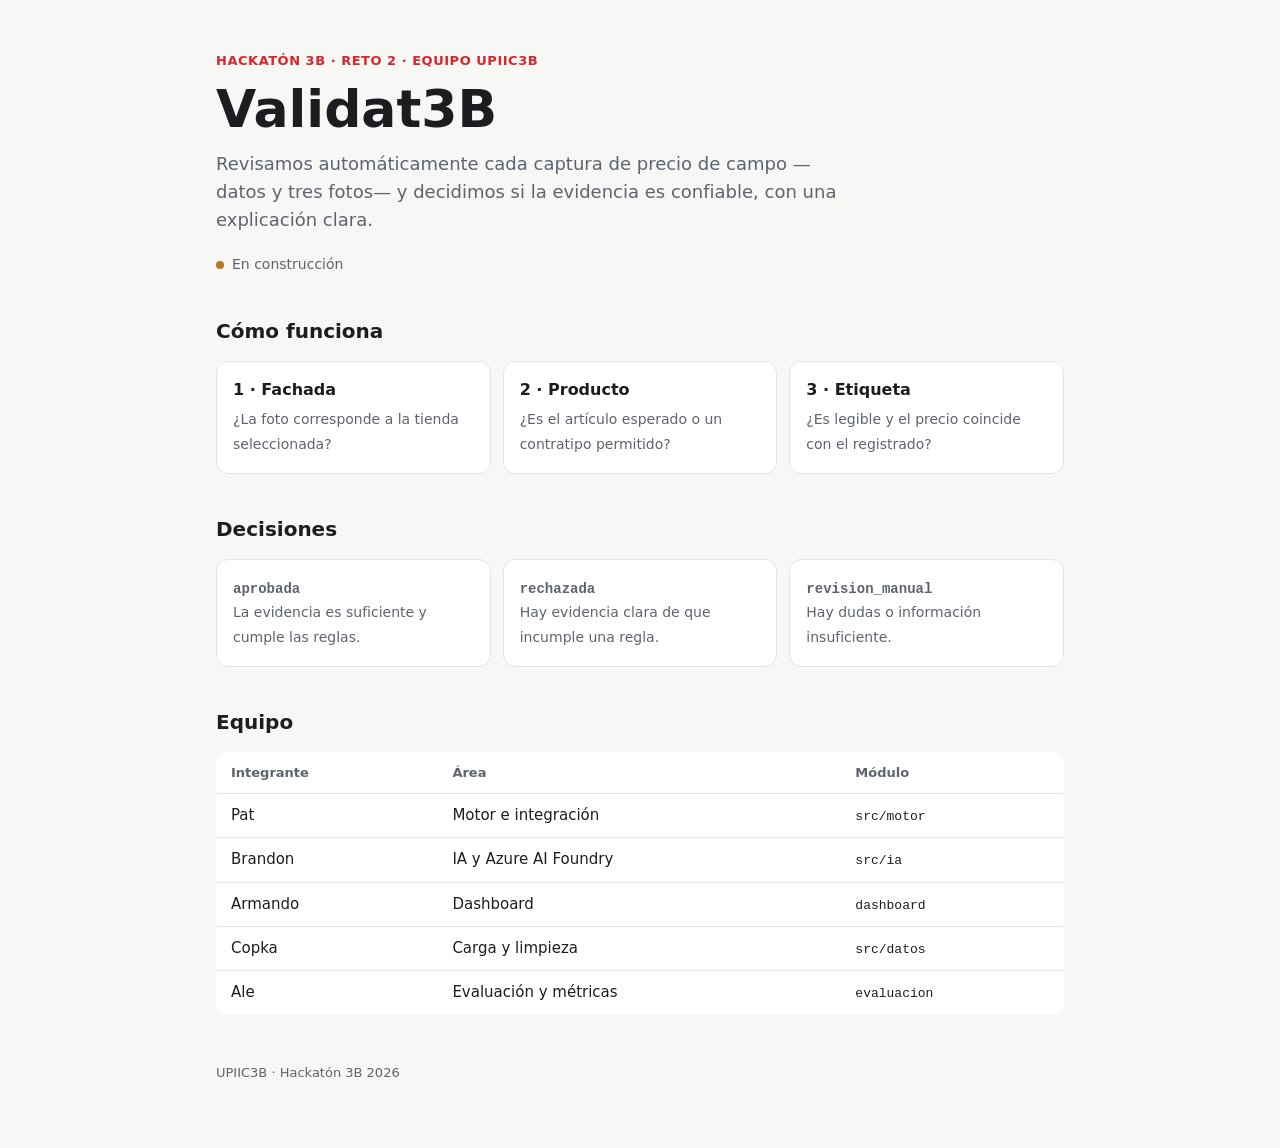
<file: web/index.html>
<!doctype html>
<html lang="es">
<head>
<meta charset="utf-8">
<meta name="viewport" content="width=device-width, initial-scale=1">
<title>Validat3B · UPIIC3B</title>
<meta name="description" content="Validat3B: validación automática de capturas de precios con IA. Reto 2 del Hackatón 3B, equipo UPIIC3B.">
<style>
  :root{--bg:#f7f7f5;--card:#fff;--ink:#1b1d21;--muted:#5d6470;--line:#e3e4e8;--accent:#d9262b;--ok:#1f8a4c;--warn:#b7791f;--bad:#c53030}
  @media (prefers-color-scheme:dark){:root{--bg:#121316;--card:#1b1d22;--ink:#eceef2;--muted:#9aa1ad;--line:#2b2e35;--accent:#ff5a5f;--ok:#48bb78;--warn:#ecc94b;--bad:#fc8181}}
  *{box-sizing:border-box}
  body{margin:0;background:var(--bg);color:var(--ink);font:16px/1.55 system-ui,-apple-system,"Segoe UI",Roboto,sans-serif}
  main{max-width:880px;margin:0 auto;padding:48px 16px 64px}
  .tag{display:inline-block;font-size:13px;font-weight:600;color:var(--accent);letter-spacing:.04em;text-transform:uppercase}
  h1{font-size:clamp(34px,6vw,52px);line-height:1.1;margin:8px 0 12px}
  h2{font-size:20px;margin:40px 0 14px}
  p.lead{font-size:18px;color:var(--muted);max-width:640px;margin:0}
  .grid{display:grid;gap:12px;grid-template-columns:repeat(auto-fit,minmax(200px,1fr))}
  .card{background:var(--card);border:1px solid var(--line);border-radius:12px;padding:16px}
  .card b{display:block;margin-bottom:4px}
  .card span{color:var(--muted);font-size:14px}
  .d{font-family:ui-monospace,Menlo,monospace;font-weight:700}
  .ok{color:var(--ok)}.warn{color:var(--warn)}.bad{color:var(--bad)}
  table{width:100%;border-collapse:collapse;background:var(--card);border:1px solid var(--line);border-radius:12px;overflow:hidden;font-size:15px}
  th,td{text-align:left;padding:10px 14px;border-bottom:1px solid var(--line)}
  th{color:var(--muted);font-weight:600;font-size:13px}
  tr:last-child td{border-bottom:0}
  code{font-family:ui-monospace,Menlo,monospace;font-size:13px}
  .status{margin-top:20px;display:inline-flex;gap:8px;align-items:center;font-size:14px;color:var(--muted)}
  .dot{width:8px;height:8px;border-radius:50%;background:var(--warn)}
  footer{margin-top:48px;color:var(--muted);font-size:13px}
  @media (max-width:520px){th:nth-child(3),td:nth-child(3){display:none}}
</style>
</head>
<body>
<main>
  <span class="tag">Hackatón 3B · Reto 2 · Equipo UPIIC3B</span>
  <h1>Validat3B</h1>
  <p class="lead">Revisamos automáticamente cada captura de precio de campo —datos y tres fotos— y decidimos si la evidencia es confiable, con una explicación clara.</p>
  <div class="status"><span class="dot"></span>En construcción</div>

  <h2>Cómo funciona</h2>
  <div class="grid">
    <div class="card"><b>1 · Fachada</b><span>¿La foto corresponde a la tienda seleccionada?</span></div>
    <div class="card"><b>2 · Producto</b><span>¿Es el artículo esperado o un contratipo permitido?</span></div>
    <div class="card"><b>3 · Etiqueta</b><span>¿Es legible y el precio coincide con el registrado?</span></div>
  </div>

  <h2>Decisiones</h2>
  <div class="grid">
    <div class="card"><span class="d ok">aprobada</span><br><span>La evidencia es suficiente y cumple las reglas.</span></div>
    <div class="card"><span class="d bad">rechazada</span><br><span>Hay evidencia clara de que incumple una regla.</span></div>
    <div class="card"><span class="d warn">revision_manual</span><br><span>Hay dudas o información insuficiente.</span></div>
  </div>

  <h2>Equipo</h2>
  <table>
    <tr><th>Integrante</th><th>Área</th><th>Módulo</th></tr>
    <tr><td>Pat</td><td>Motor e integración</td><td><code>src/motor</code></td></tr>
    <tr><td>Brandon</td><td>IA y Azure AI Foundry</td><td><code>src/ia</code></td></tr>
    <tr><td>Armando</td><td>Dashboard</td><td><code>dashboard</code></td></tr>
    <tr><td>Copka</td><td>Carga y limpieza</td><td><code>src/datos</code></td></tr>
    <tr><td>Ale</td><td>Evaluación y métricas</td><td><code>evaluacion</code></td></tr>
  </table>

  <footer>UPIIC3B · Hackatón 3B 2026</footer>
</main>
</body>
</html>
</file>
